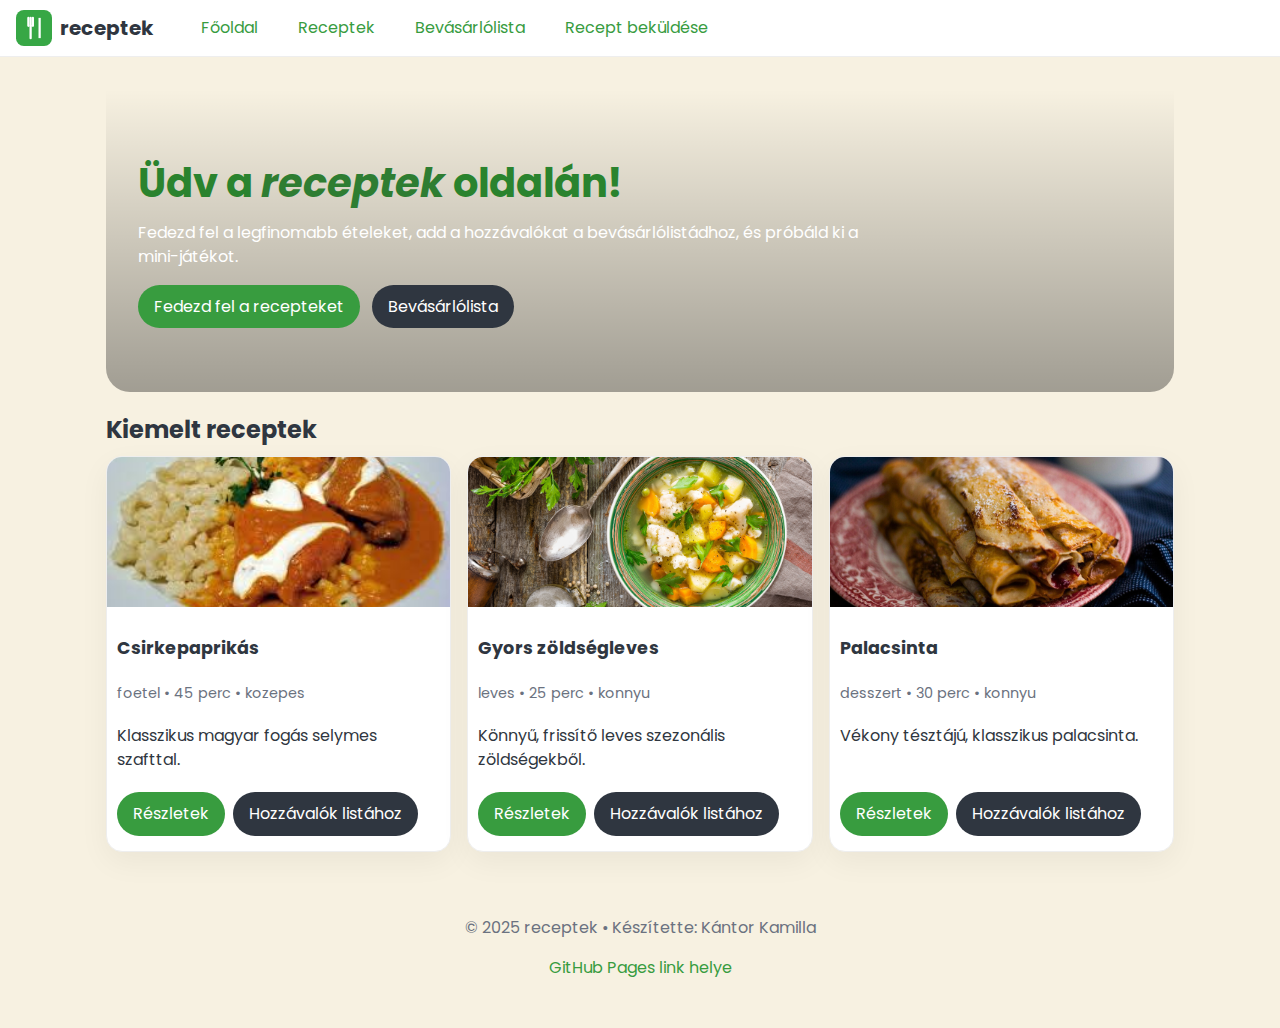
<file: index.html>
<!doctype html>
<html lang="hu">
<head>
  <meta charset="UTF-8">
  <meta name="viewport" content="width=device-width, initial-scale=1.0">
  <meta name="author" content="Vezetéknév Keresztnév">
  <meta name="description" content="Receptek – receptajánló weboldal bevásárlólistával és mini-játékkal.">
  <title>receptek</title>
  <link rel="icon" href="favicon2.svg" type="image/svg+xml">
  <link rel="preconnect" href="https://fonts.googleapis.com">
  <link rel="preconnect" href="https://fonts.gstatic.com" crossorigin>
  <link href="https://fonts.googleapis.com/css2?family=Merriweather:wght@400;700&family=Poppins:wght@400;600;700&display=swap" rel="stylesheet">
  <link rel="stylesheet" href="css/style.css">
  <script src="./js/data/recipes.js" defer></script>
  <script src="./js/main.js" defer></script>
  <script src="./js/receptek.js" defer></script>
</head>
<body>
  <header class="site-header">
    <a class="logo" href="index.html" aria-label="Főoldal">
      <img src="images/logo2.svg" alt="receptek logó">
      <span class="brand">receptek</span>
    </a>
    <button class="menu-toggle" aria-expanded="false" aria-controls="site-nav" aria-label="Menü váltása">☰</button>
    <nav id="site-nav" class="site-nav" aria-label="Fő navigáció">
      <a href="index.html">Főoldal</a>
      <a href="receptek.html">Receptek</a>
      <a href="lista.html">Bevásárlólista</a>
      <a href="kapcsolat.html">Recept beküldése</a>
    </nav>
  </header>
  <main class="container">

    <section class="hero">
      <div class="hero__content">
        <h1>Üdv a <em class="rec">receptek</em> oldalán!</h1>
        <p>Fedezd fel a legfinomabb ételeket, add a hozzávalókat a bevásárlólistádhoz, és próbáld ki a mini-játékot.</p>
        <div class="hero__actions">
          <a class="btn" href="receptek.html">Fedezd fel a recepteket</a>
          <a class="btn btn--secondary" href="lista.html">Bevásárlólista</a>
        </div>
      </div>
    </section>

    <section class="grid_cards" id="featured">
      <h2 class="section-title">Kiemelt receptek</h2>
      <div class="card-grid" data-bind="featured">
        <!-- JS tölti be a kártyákat a RECIPES-ből -->
      </div>
    </section>

    

  </main>
  <footer class="site-footer">
    <p>&copy; 2025 receptek • Készítette: Kántor Kamilla</p>
    <p><a href="#" rel="nofollow">GitHub Pages link helye</a></p>
  </footer>
</body>
</html>
</file>
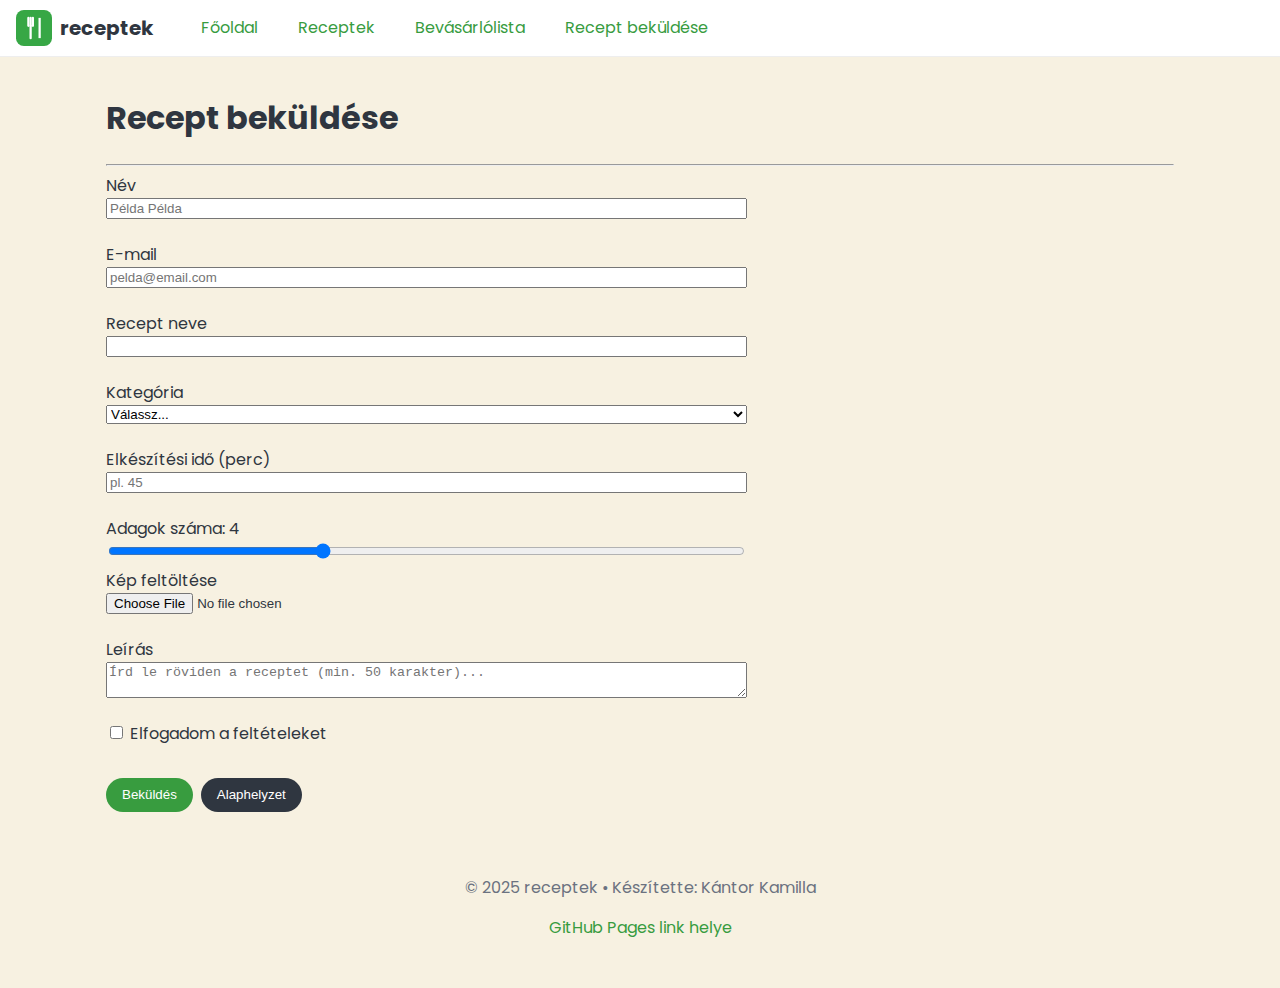
<file: kapcsolat.html>
<!doctype html>
<html lang="hu">
<head>
  <meta charset="UTF-8">
  <meta name="viewport" content="width=device-width, initial-scale=1.0">
  <meta name="author" content="Vezetéknév Keresztnév">
  <meta name="description" content="Receptek – receptajánló weboldal bevásárlólistával és mini-játékkal.">
  <title>receptek</title>
  <link rel="icon" href="./favicon2.svg" type="image/svg+xml">
  <link rel="preconnect" href="https://fonts.googleapis.com">
  <link rel="preconnect" href="https://fonts.gstatic.com" crossorigin>
  <link href="https://fonts.googleapis.com/css2?family=Merriweather:wght@400;700&family=Poppins:wght@400;600;700&display=swap" rel="stylesheet">
  <link rel="stylesheet" href="css/style.css">
  <script src="./js/data/recipes.js" defer></script>
  <script src="./js/main.js" defer></script>
  <script src="./js/receptek.js" defer></script>
</head>
<body>
  <header class="site-header">
    <a class="logo" href="index.html" aria-label="Főoldal">
      <img src="images/logo2.svg" alt="receptek logó">
      <span class="brand">receptek</span>
    </a>
    <button class="menu-toggle" aria-expanded="false" aria-controls="site-nav" aria-label="Menü váltása">☰</button>
    <nav id="site-nav" class="site-nav" aria-label="Fő navigáció">
      <a href="index.html">Főoldal</a>
      <a href="receptek.html">Receptek</a>
      <a href="lista.html">Bevásárlólista</a>
      <a href="kapcsolat.html">Recept beküldése</a>
    </nav>
  </header>
  <main class="container">

    <section class="form">
      <h1>Recept beküldése</h1> <hr>
      <form id="submitForm" novalidate>
        <div class="form-row">
          <label for="name">Név</label>
          <input id="name" name="name" type="text" required minlength="3" placeholder="Példa Példa">
          <small class="error" id="err-name"></small>
        </div>

        <div class="form-row">
          <label for="email">E-mail</label>
          <input id="email" name="email" type="email" required placeholder="pelda@email.com">
          <small class="error" id="err-email"></small>
        </div>

        <div class="form-row">
          <label for="recipeName">Recept neve</label>
          <input id="recipeName" name="recipeName" type="text" required minlength="3">
          <small class="error" id="err-recipeName"></small>
        </div>

        <div class="form-row">
          <label for="category">Kategória</label>
          <select id="category" name="category" required>
            <option value="">Válassz...</option>
            <option value="leves">Leves</option>
            <option value="foetel">Főétel</option>
            <option value="desszert">Desszert</option>
            <option value="vega">Vegetáriánus</option>
          </select>
          <small class="error" id="err-category"></small>
        </div>

        <div class="form-row">
          <label for="time">Elkészítési idő (perc)</label>
          <input id="time" name="time" type="number" min="1" max="240" required placeholder="pl. 45">
          <small class="error" id="err-time"></small>
        </div>

        <div class="form-row">
          <label for="servings">Adagok száma: <output id="servingsOut">4</output></label>
          <input id="servings" name="servings" type="range" min="1" max="10" value="4">
        </div>

        <div class="form-row">
          <label for="image">Kép feltöltése</label>
          <input id="image" name="image" type="file" accept="image/*">
          <small class="error" id="err-image"></small>
        </div>

        <div class="form-row">
          <label for="desc">Leírás</label>
          <textarea id="desc" name="desc" minlength="50" required placeholder="Írd le röviden a receptet (min. 50 karakter)..."></textarea>
          <small class="error" id="err-desc"></small>
        </div>

        <div class="form-row checkbox-row">
          <label>
            <input id="terms" name="terms" type="checkbox" required>
            Elfogadom a feltételeket
          </label>
          <small class="error" id="err-terms"></small>
        </div>

        <div class="form-actions">
          <button class="btn" type="submit">Beküldés</button>
          <button class="btn btn--secondary" type="reset">Alaphelyzet</button>
        </div>
      </form>
    </section>

    

  </main>
  <footer class="site-footer">
    <p>&copy; 2025 receptek • Készítette: Kántor Kamilla</p>
    <p><a href="#" rel="nofollow">GitHub Pages link helye</a></p>
  </footer>
</body>
</html>
</file>
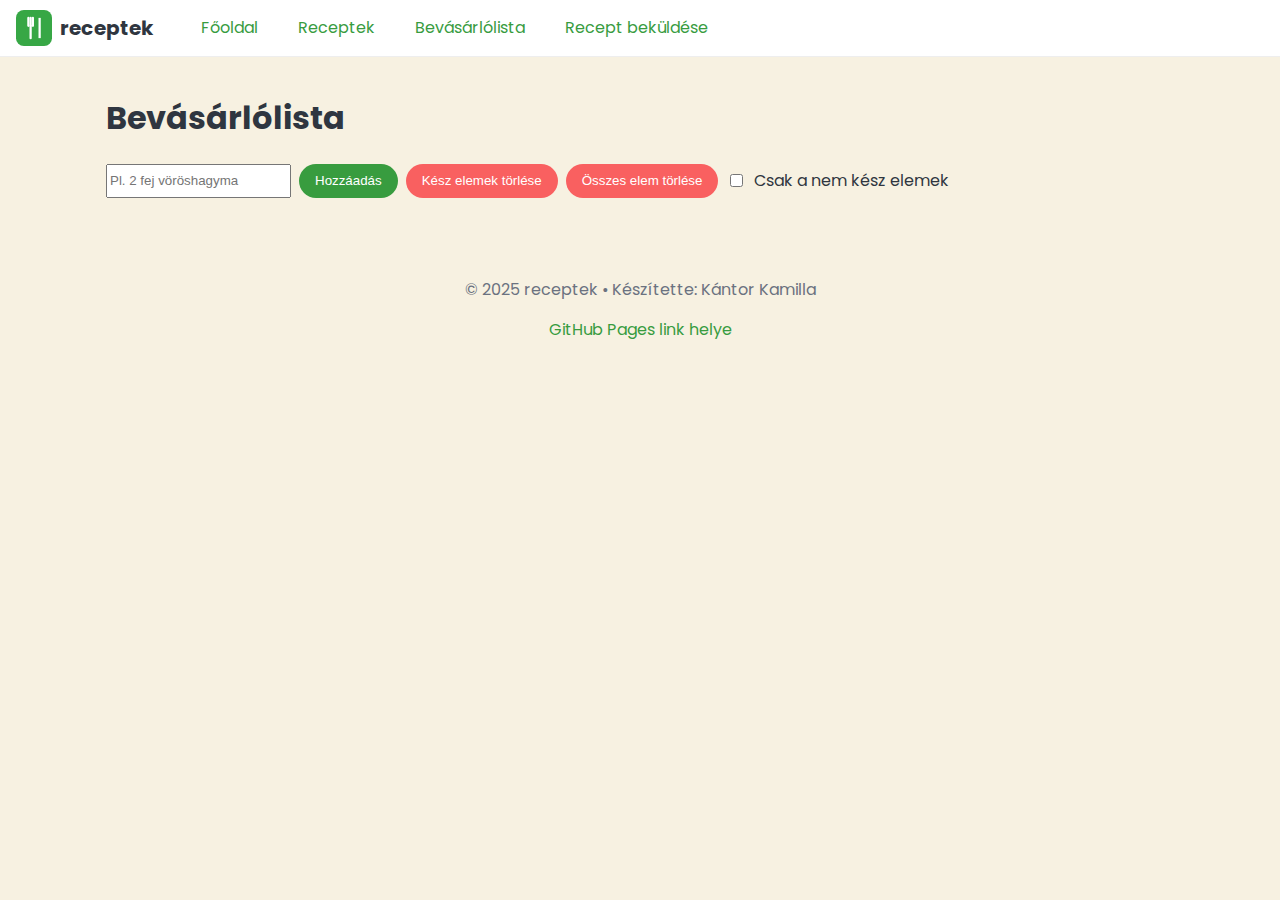
<file: lista.html>
<!doctype html>
<html lang="hu">
<head>
  <meta charset="UTF-8">
  <meta name="viewport" content="width=device-width, initial-scale=1.0">
  <meta name="author" content="Vezetéknév Keresztnév">
  <meta name="description" content="Receptek – receptajánló weboldal bevásárlólistával és mini-játékkal.">
  <title>receptek</title>
  <link rel="icon" href="./favicon2.svgí" type="image/svg+xml">
  <link rel="preconnect" href="https://fonts.googleapis.com">
  <link rel="preconnect" href="https://fonts.gstatic.com" crossorigin>
  <link href="https://fonts.googleapis.com/css2?family=Merriweather:wght@400;700&family=Poppins:wght@400;600;700&display=swap" rel="stylesheet">
  <link rel="stylesheet" href="css/style.css">
  <script src="./js/data/recipes.js" defer></script>
  <script src="./js/main.js" defer></script>
  <script src="./js/receptek.js" defer></script>
  <script src="./js/lista.js" defer></script>
</head>
<body>
  <header class="site-header">
    <a class="logo" href="index.html" aria-label="Főoldal">
      <img src="images/logo2.svg" alt="receptek logó">
      <span class="brand">receptek</span>
    </a>
    <button class="menu-toggle" aria-expanded="false" aria-controls="site-nav" aria-label="Menü váltása">☰</button>
    <nav id="site-nav" class="site-nav" aria-label="Fő navigáció">
      <a href="index.html">Főoldal</a>
      <a href="receptek.html">Receptek</a>
      <a href="lista.html">Bevásárlólista</a>
      <a href="kapcsolat.html">Recept beküldése</a>
    </nav>
  </header>
  <main class="container">

    <section class="shopping">
      <h1>Bevásárlólista</h1>

      <div class="shopping__controls">
        <label class="sr-only" for="itemText">Új tétel</label>
        <input id="itemText" type="text" placeholder="Pl. 2 fej vöröshagyma">
        <button class="btn" id="addBtn">Hozzáadás</button>
  <button class="btn btn--danger" id="clearDoneBtn">Kész elemek törlése</button>
  <button class="btn btn--danger" id="clearAllBtn">Összes elem törlése</button>
        <label class="filter-only">
          <input type="checkbox" id="hideDone">
          Csak a nem kész elemek
        </label>
      </div>

      <ul id="shoppingList" class="shopping__list" aria-live="polite"></ul>
    </section>

    

  </main>
  <footer class="site-footer">
    <p>&copy; 2025 receptek • Készítette: Kántor Kamilla</p>
    <p><a href="#" rel="nofollow">GitHub Pages link helye</a></p>
  </footer>
</body>
</html>
</file>
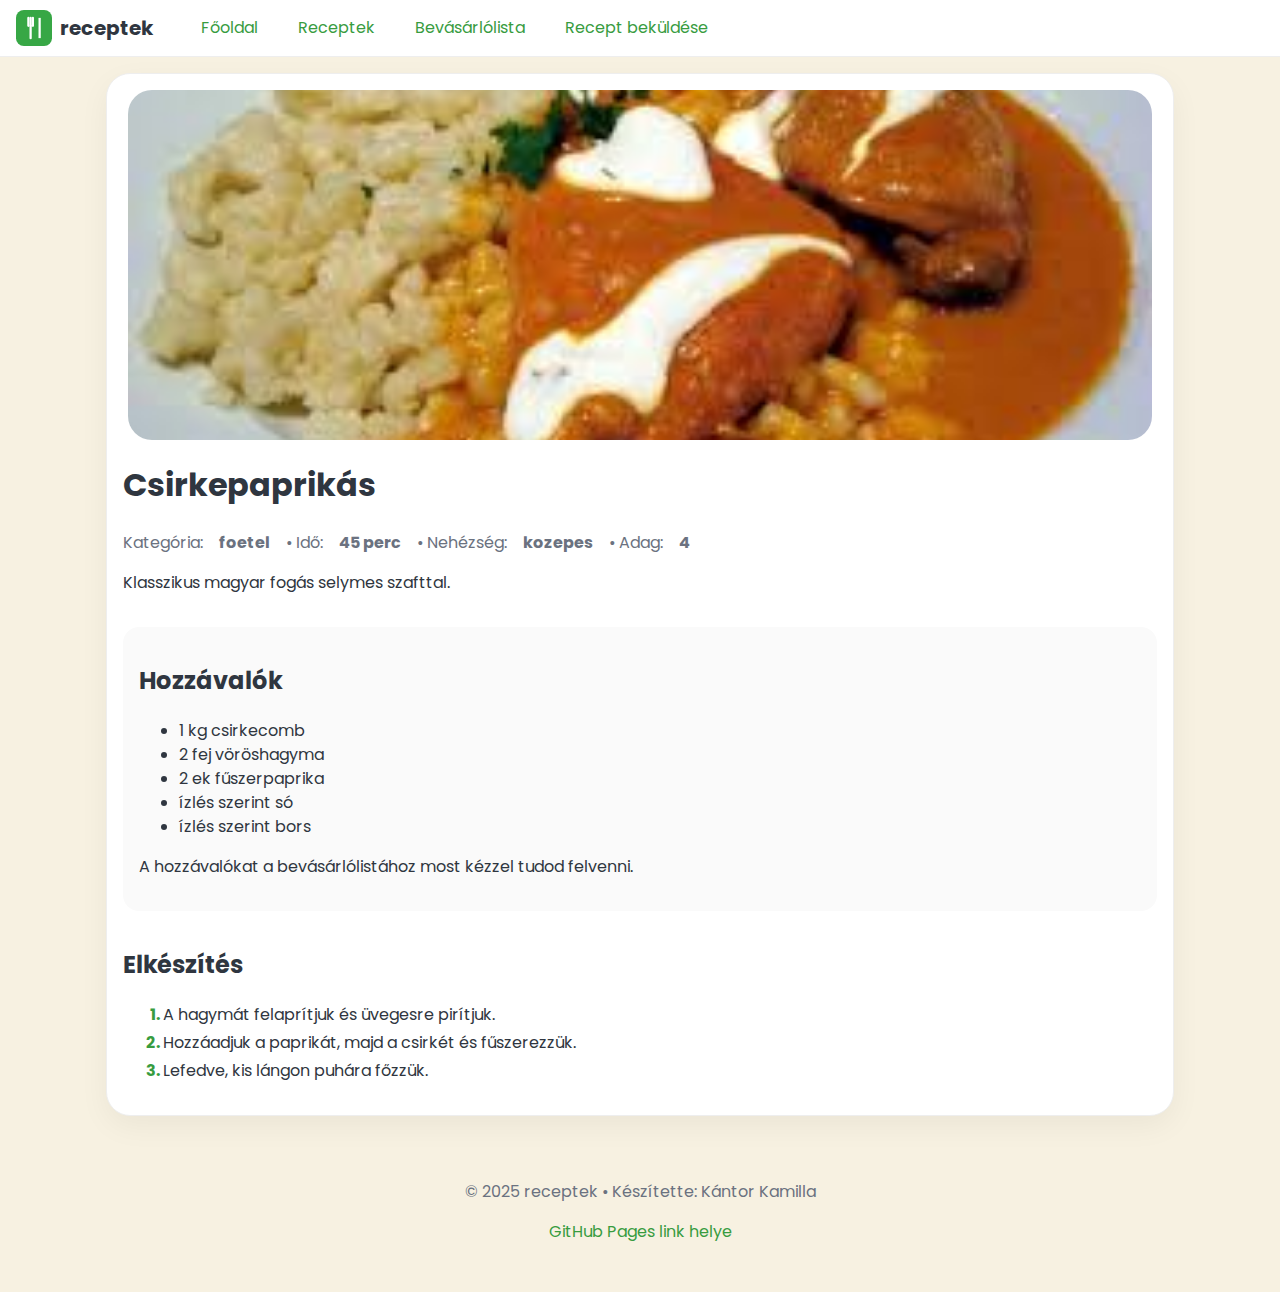
<file: recept.html>
<!doctype html>
<html lang="hu">
<head>
  <meta charset="UTF-8">
  <meta name="viewport" content="width=device-width, initial-scale=1.0">
  <meta name="author" content="Vezetéknév Keresztnév">
  <meta name="description" content="Receptek – receptajánló weboldal bevásárlólistával és mini-játékkal.">
  <title>receptek</title>
  <link rel="icon" href="./favicon2.svg" type="image/svg+xml">
  <link rel="preconnect" href="https://fonts.googleapis.com">
  <link rel="preconnect" href="https://fonts.gstatic.com" crossorigin>
  <link href="https://fonts.googleapis.com/css2?family=Merriweather:wght@400;700&family=Poppins:wght@400;600;700&display=swap" rel="stylesheet">
  <link rel="stylesheet" href="css/style.css">
  <script src="./js/data/recipes.js" defer></script>
  <script src="./js/main.js" defer></script>
  <script src="./js/recept.js" defer></script>
</head>
<body>
  <header class="site-header">
    <a class="logo" href="index.html" aria-label="Főoldal">
      <img src="images/logo2.svg" alt="receptek logó">
      <span class="brand">receptek</span>
    </a>
    <button class="menu-toggle" aria-expanded="false" aria-controls="site-nav" aria-label="Menü váltása">☰</button>
    <nav id="site-nav" class="site-nav" aria-label="Fő navigáció">
      <a href="index.html">Főoldal</a>
      <a href="receptek.html">Receptek</a>
      <a href="lista.html">Bevásárlólista</a>
      <a href="kapcsolat.html">Recept beküldése</a>
    </nav>
  </header>
  <main class="container">

    <article id="recipeDetail" class="recipe-detail" aria-live="polite">
      <!-- JS tölti be a részleteket az id paraméter alapján -->
    </article>

    

  </main>
  <footer class="site-footer">
    <p>&copy; 2025 receptek • Készítette: Kántor Kamilla</p>
    <p><a href="#" rel="nofollow">GitHub Pages link helye</a></p>
  </footer>
</body>
</html>
</file>
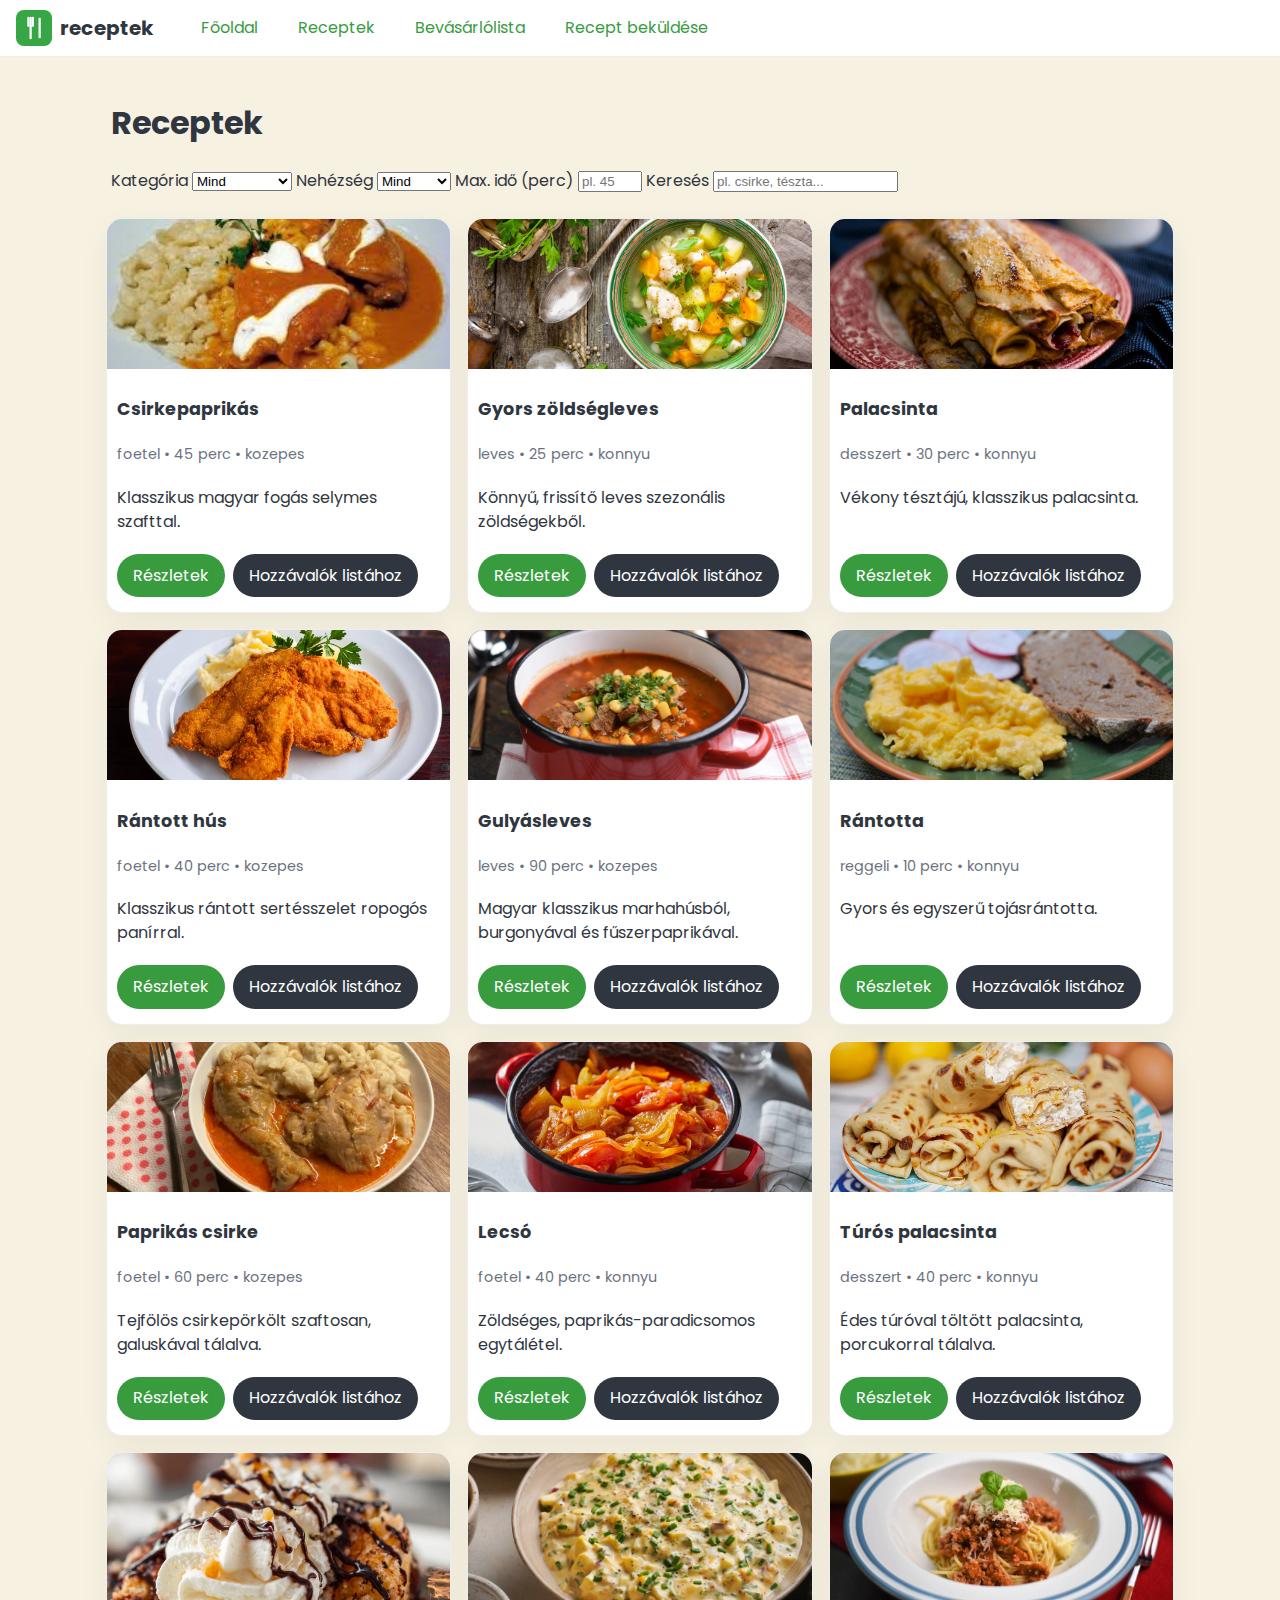
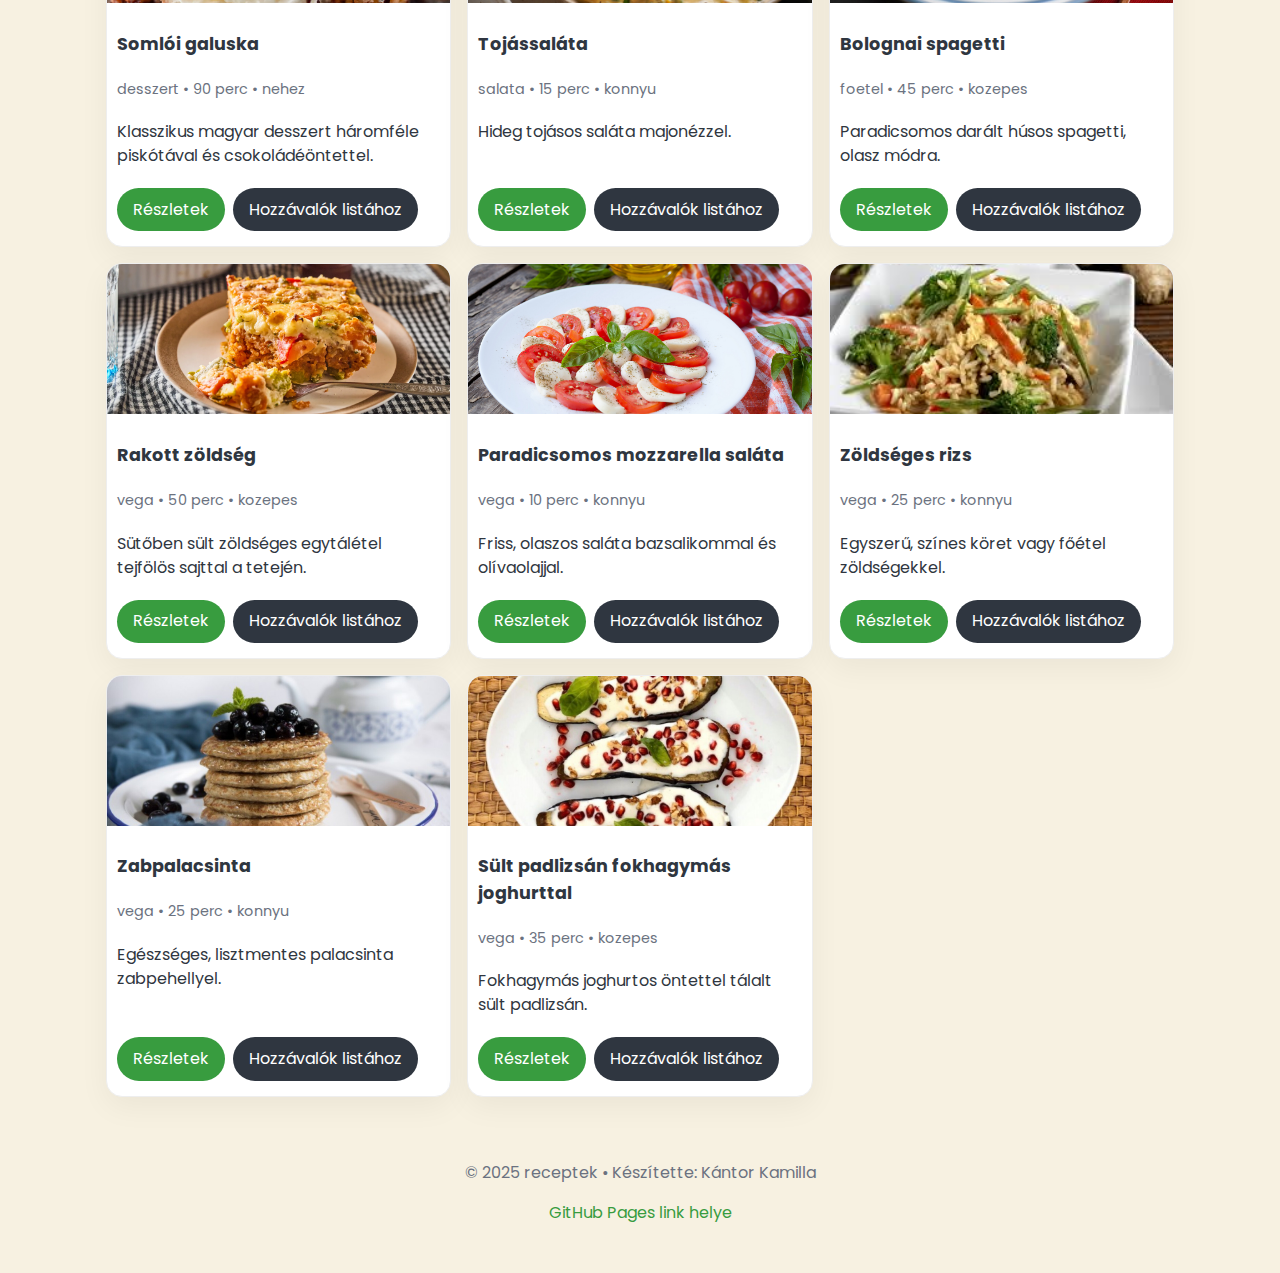
<file: receptek.html>
<!doctype html>
<html lang="hu">
<head>
  <meta charset="UTF-8">
  <meta name="viewport" content="width=device-width, initial-scale=1.0">
  <meta name="author" content="Vezetéknév Keresztnév">
  <meta name="description" content="Receptek – receptajánló weboldal bevásárlólistával és mini-játékkal.">
  <title>receptek</title>
  <link rel="icon" href="./favicon2.svg" type="image/svg+xml">
  <link rel="preconnect" href="https://fonts.googleapis.com">
  <link rel="preconnect" href="https://fonts.gstatic.com" crossorigin>
  <link href="https://fonts.googleapis.com/css2?family=Merriweather:wght@400;700&family=Poppins:wght@400;600;700&display=swap" rel="stylesheet">
  <link rel="stylesheet" href="css/style.css">
  <script src="./js/data/recipes.js" defer></script>
  <script src="./js/main.js" defer></script>
  <script src="./js/receptek.js" defer></script>
  <script src="./js/lista.js" defer></script>
</head>
<body>
  <header class="site-header">
    <a class="logo" href="index.html" aria-label="Főoldal">
      <img src="images/logo2.svg" alt="receptek logó">
      <span class="brand">receptek</span>
    </a>
    <button class="menu-toggle" aria-expanded="false" aria-controls="site-nav" aria-label="Menü váltása">☰</button>
    <nav id="site-nav" class="site-nav" aria-label="Fő navigáció">
      <a href="index.html">Főoldal</a>
      <a href="receptek.html">Receptek</a>
      <a href="lista.html">Bevásárlólista</a>
      <a href="kapcsolat.html">Recept beküldése</a>
    </nav>
  </header>
  <main class="container">

    <section class="filters">
      <h1>Receptek</h1>
      <form class="filter-form" id="filterForm">
        <label>
          Kategória
          <select name="category">
            <option value="">Mind</option>
            <option value="leves">Leves</option>
            <option value="foetel">Főétel</option>
            <option value="desszert">Desszert</option>
            <option value="vega">Vegetáriánus</option>
          </select>
        </label>
        <label>
          Nehézség
          <select name="difficulty">
            <option value="">Mind</option>
            <option value="konnyu">Könnyű</option>
            <option value="kozepes">Közepes</option>
            <option value="nehez">Nehéz</option>
          </select>
        </label>
        <label>
          Max. idő (perc)
          <input type="number" name="time" min="1" max="240" placeholder="pl. 45">
        </label>
        <label>
          Keresés
          <input type="search" name="q" placeholder="pl. csirke, tészta...">
        </label>
      </form>
    </section>

    <section class="grid_cards">
      <div class="card-grid" id="recipeGrid">
        <!-- JS tölti be -->
      </div>
    </section>

    

  </main>
  <footer class="site-footer">
    <p>&copy; 2025 receptek • Készítette: Kántor Kamilla</p>
    <p><a href="#" rel="nofollow">GitHub Pages link helye</a></p>
  </footer>
</body>
</html>
</file>
<file: css/style.css>
/* Fixed size image for recept.html */
#recipe-img {
    width: 99%;
    max-height: 350px;
    display: block;
    border-radius: 24px;
    object-fit: cover;
    margin: 0 auto 1rem auto;
}

:root {
    --primary: #389c3f; /* természetes zöld */
    --accent: #A5D6A7;
    --danger: #f96060;
    --bg: #F7F1E1; /* bézses háttér */
    --text: #2F3640;
    --muted: #6B7280;
    --radius: 16px;
}

* {
    box-sizing: border-box;
}

html, body {
    margin: 0;
    padding: 0;
    background: var(--bg);
    color: var(--text);
    font-family: Poppins, system-ui, -apple-system, Segoe UI, Roboto, Ubuntu, Cantarell, 'Helvetica Neue', Arial, 'Noto Sans', sans-serif;
    line-height: 1.5;
}

img {
    max-width: 100%;
    height: auto;
    display: block;
}

a {
    color: var(--primary);
    text-decoration: none;
}

a:hover {
    text-decoration: underline;
}

.container {
    max-width: 1100px;
    margin: 0 auto;
    padding: 1rem;
}

.site-header {
    position: sticky;
    top: 0;
    z-index: 10;
    background: white;
    border-bottom: 1px solid #eee;
    display: flex;
    align-items: center;
    gap: 1rem;
    padding: .5rem 1rem;
}

.logo {
    display: flex;
    align-items: center;
    gap: .5rem;
    font-weight: 700;
    color: var(--text);
}

.logo img {
    width: 36px;
    height: 36px;
}

.brand {
    font-weight: 700;
    font-size: 1.25rem;
    padding-right: 20px;
}

.brand:hover {
    text-decoration: none;
}

.menu-toggle {
    margin-left: auto;
    display: none;
    background: transparent;
    border: 1.5px solid #ddd;
    border-radius: var(--radius);
    padding: .4rem .6rem;
    cursor: pointer;
}

.rec {
    color: #2E7D32;
}

.filter-form{
    margin-bottom: 20px;
}
.filters{
    padding: 5px;
}

.site-nav {
    display: flex;
    gap: 1rem;
}

.site-nav a {
    padding: .5rem .75rem;
    border-radius: 10px;
    text-decoration: none;
}

.site-nav a:hover {
    background: #f3f4f6;
}

@media (max-width: 768px) {
    .site-nav {
        display: none;
        flex-direction: column;
        position: absolute;
        top: 60px;
        right: 10px;
        background: white;
        padding: .5rem;
        border: 1px solid #eee;
        border-radius: var(--radius);
        box-shadow: 0 8px 30px rgba(0,0,0,.08);
    }

    .menu-toggle {
        display: block;
        margin-left: auto;
    }

    .site-nav.open {
        display: flex;
    }
    .grid_cards{
        grid-template-columns: repeat(2, 1fr);
    }
}

.site-footer {
    text-align: center;
    padding: 2rem 1rem;
    color: var(--muted);
}

.hero {
    background: linear-gradient(0deg, rgba(0,0,0,.35), rgba(0,0,0,.0));
    border-radius: 0 0 24px 24px;
    padding: 4rem 2rem;
    color: white;
    margin: 1rem 0;
}

.hero__content {
    max-width: 720px;
}

.hero h1 {
    font-size: 2.5rem;
    margin: 0 0 .5rem;
    color:#2a832e
}

.hero p {
    /* font-family: Merriweather, serif; */
    margin: .5rem 0 1rem;
}

.hero__actions {
    display: flex;
    gap: .75rem;
    flex-wrap: wrap;
}

.btn {
    background: var(--primary);
    color: #fff;
    padding: .6rem 1rem;
    border-radius: 999px;
    border: none;
    display: inline-block;
}

.btn:hover {
    opacity: .85;
    text-decoration: none;
    transform: scale(1.05);
    transition: transform 0.2s;
}

.btn--secondary {
    background: #2F3640;
}

.btn--danger {
    background: var(--danger);
}

.section-title {
    margin: 1.25rem 0 .5rem;
}

.grid_cards .card-grid {
    display: grid;
    grid-template-columns: repeat(3, 1fr);
    gap: 1rem;
}
.grid_cards img{
    width: 100%;
    height: 200px;
    object-fit: cover;
}
.card:hover{
    transform: scale(1.02);
    transition: transform 0.2s;
}

@media (max-width: 992px) {
    .grid_cards .card-grid {
        grid-template-columns: repeat(2, 1fr);
    }
}

@media (max-width: 576px) {
    .grid_cards .card-grid {
        grid-template-columns: 1fr;
    }
}

.card {
    background: #fff;
    border: 1px solid #eee;
    border-radius: var(--radius);
    overflow: hidden;
    display: flex;
    flex-direction: column;
    box-shadow: 0 10px 30px rgba(0,0,0,.05);
}
.card img{
    width: 100%;
    height: 150px;
    object-fit: cover;
}

.card__body {
    padding: 10px 10px 5px 10px;
    display: flex;
    flex-direction: column;
    gap: .25rem;
    flex: 1;
}

.card__title {
    font-size: 1.1rem;
    font-weight: 700;
}

.card__meta {
    font-size: .9rem;
    color: var(--muted);
}


.card__actions {
    margin-top: auto;
    margin-bottom: 10px;
    display: flex;
    gap: .5rem;
    flex-wrap: wrap;
}

.recipe-detail {
    background: white;
    border: 1px solid #eee;
    border-radius: 24px;
    padding: 1rem;
    box-shadow: 0 10px 30px rgba(0,0,0,.05);
    display: grid;
    gap: 1rem;
}

.recipe-detail .meta {
    display: flex;
    gap: 1rem;
    flex-wrap: wrap;
    color: var(--muted);
}

.recipe-detail .ingredients {
    background: #fafafa;
    border-radius: 16px;
    padding: 1rem;
}

.recipe-detail .steps {
    counter-reset: step;
}

.recipe-detail .steps li {
    margin: .25rem 0;
}

.recipe-detail .steps li::marker {
    font-weight: 700;
    color: var(--primary);
}

.shopping__controls {
    display: flex;
    gap: .5rem;
    flex-wrap: wrap;
    margin: .5rem 0 1rem;
}

.shopping__list {
    list-style: none;
    padding: 0;
    margin: 0;
    display: grid;
    gap: .5rem;
}

.shopping__item {
    display: flex;
    align-items: center;
    gap: .5rem;
    background: white;
    border: 1px solid #eee;
    border-radius: 12px;
    padding: .5rem;
}

.shopping__item.done {
    opacity: .6;
    text-decoration: line-through;
}

.shopping__item .text {
    flex: 1;
}

.shopping__item .drag {
    cursor: grab;
}

.filter-only {
    display: flex;
    align-items: center;
    gap: .5rem;
}

.game .arena {
    position: relative;
    min-height: 320px;
    background: white;
    border: 1px dashed #ddd;
    border-radius: 16px;
    margin-top: 1rem;
    overflow: hidden;
}

.ingredient {
    position: absolute;
    padding: .4rem .6rem;
    background: var(--accent);
    border-radius: 999px;
}

.stats {
    display: flex;
    gap: 1rem;
    align-items: center;
    margin-top: .5rem;
}

.form .form-row {
    display: flex;
    flex-direction: column;
    margin: .5rem 0;
    max-width: 60%;

}

.form .error {
    color: var(--danger);
    min-height: 1.2em;
}

.form .form-actions {
    display: flex;
    gap: .5rem;
    margin-top: 1rem;
}

.sr-only {
    position: absolute;
    width: 1px;
    height: 1px;
    padding: 0;
    margin: -1px;
    overflow: hidden;
    clip: rect(0,0,0,0);
    border: 0;
}

/* ////////// JATEK CSS ///////// */
/* Globálisabb beállítások csak a jatek-en belül */

.jatek {
  margin: 0;
  background: #f5e9ff;
  font-family: system-ui, -apple-system, BlinkMacSystemFont, "Segoe UI", sans-serif;
  display: flex;
  justify-content: center;
  align-items: center;
  min-height: 100vh;
  padding: 12px; /* kis belső margó, hogy mobilon ne lógjon ki */
}

.jatek .game-wrapper {
  background: #ffffff;
  box-shadow: 0 10px 30px rgba(0,0,0,0.15);
  border-radius: 20px;
  padding: 16px 16px 24px;
  display: flex;
  flex-direction: column;
  gap: 10px;
  align-items: center;
  width: 100%;
  max-width: 420px; /* desktopon sem lesz túl széles */
}

.jatek h1 {
  margin: 0;
  font-size: 20px;
  letter-spacing: 0.03em;
  text-align: center;
}

.jatek .info-row {
  display: flex;
  justify-content: space-between;
  align-items: center;
  width: 100%;
  gap: 10px;
}

.jatek .score {
  font-weight: 600;
  font-size: 14px;
}

.jatek .hint {
  font-size: 12px;
  color: #777;
  text-align: right;
}

.jatek button {
  border: none;
  border-radius: 999px;
  padding: 6px 14px;
  font-size: 13px;
  cursor: pointer;
  background: #ff8fb3;
  color: #fff;
  font-weight: 600;
  box-shadow: 0 4px 12px rgba(0,0,0,0.15);
  transition: transform 0.1s ease, box-shadow 0.1s ease, filter 0.1s ease;
  white-space: nowrap;
}

.jatek button:hover {
  filter: brightness(1.05);
  box-shadow: 0 6px 16px rgba(0,0,0,0.2);
  transform: translateY(-1px);
}

.jatek button:active {
  transform: translateY(0);
  box-shadow: 0 2px 8px rgba(0,0,0,0.15);
}

.jatek canvas {
  border-radius: 14px;
  background: linear-gradient(to top, #fddde6, #fff1f7);
  display: block;
  width: 100%;   /* reszponzív szélesség */
  height: auto;  /* arányosan skálázódik */
}

/* --- Mobil (keskeny kijelzők) --- */
@media (max-width: 480px) {
  .jatek {
    padding: 8px;
  }

  .jatek .game-wrapper {
    padding: 12px 12px 18px;
    border-radius: 16px;
    box-shadow: 0 6px 18px rgba(0,0,0,0.12);
  }

  .jatek h1 {
    font-size: 18px;
  }

  .jatek .info-row {
    flex-direction: column;
    align-items: stretch;
    gap: 6px;
  }

  .jatek .score {
    font-size: 13px;
  }

  .jatek .hint {
    font-size: 11px;
    text-align: left;
  }

  .jatek button {
    align-self: flex-end;
    font-size: 12px;
    padding: 5px 12px;
  }
}

/* --- Alacsony kijelzők (pl. landscape mobil) --- */
@media (max-height: 600px) {
  .jatek {
    align-items: flex-start;
    padding-top: 10px;
    padding-bottom: 10px;
  }

  .jatek .game-wrapper {
    box-shadow: 0 4px 14px rgba(0,0,0,0.12);
  }
}
</file>
